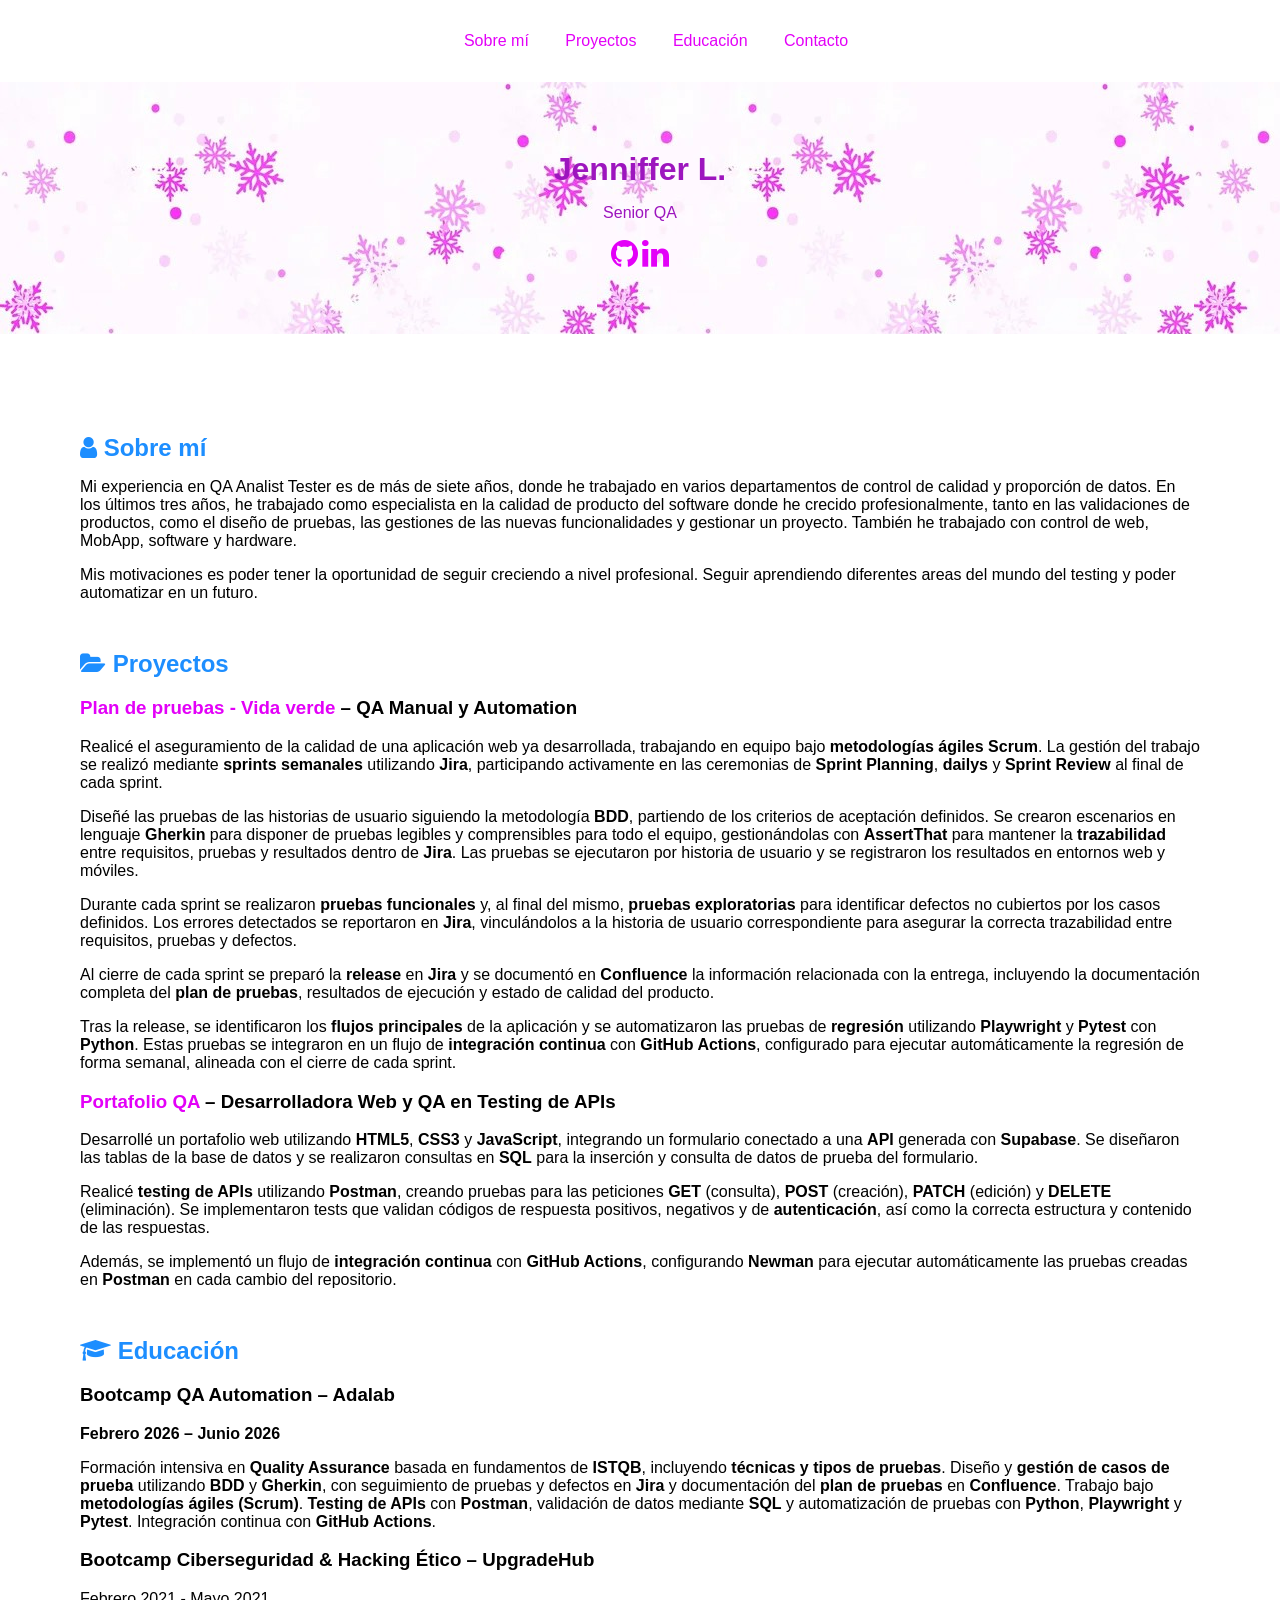
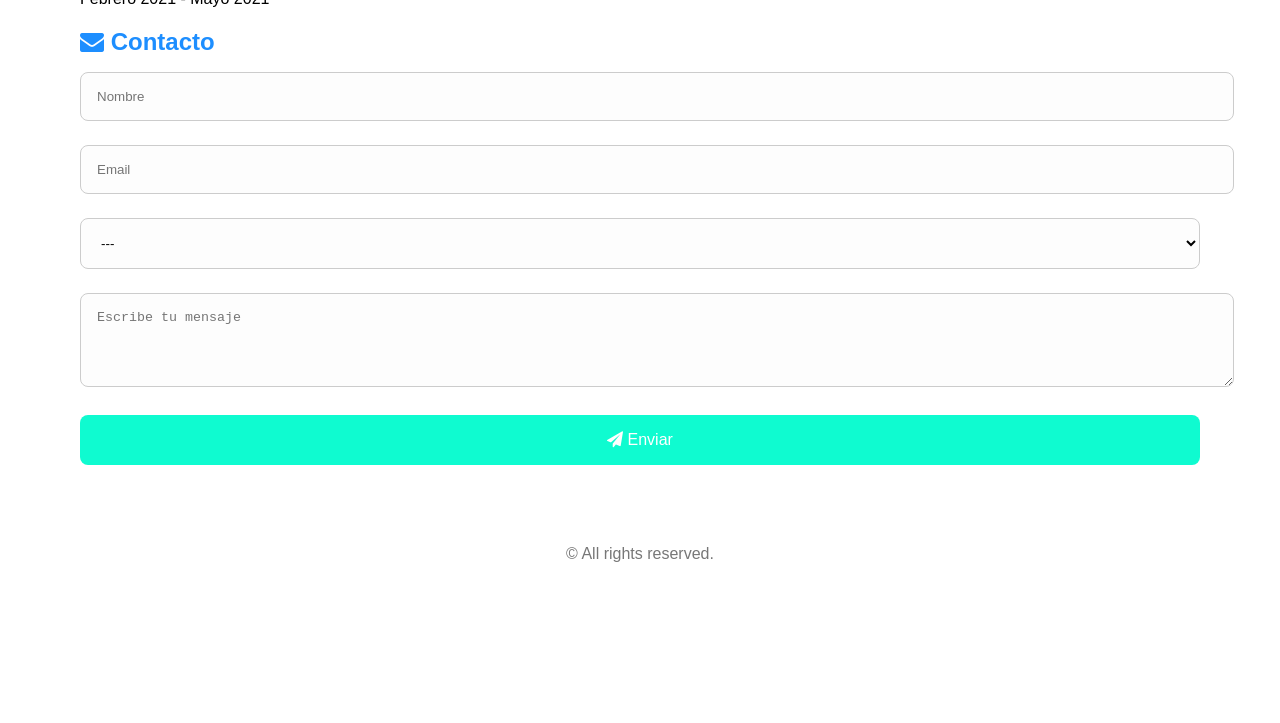
<file: index.html>
<!DOCTYPE html>
<html lang="es">

<head>
  <meta charset="UTF-8" />
  <meta name="viewport" content="width=device-width, initial-scale=1.0" />
  <meta name="description" content="Portfolio QA Jenniffer L." />
  <meta name="author" content="Jenniffer L." />
  <title>Jenniffer L. - Portfolio QA</title>
  <link href="style.css" rel="stylesheet" />
  <!-- Importar Font Awesome para los iconos -->
  <link rel="stylesheet" href="https://cdnjs.cloudflare.com/ajax/libs/font-awesome/4.7.0/css/font-awesome.min.css" />
</head>

<body>
  <!-- Menú de navegación -->
  <nav>
    <ul>
      <li><a id="menusobremí" href="#sobremí">Sobre mí</a></li>
      <li><a id="menuproyectos" href="#proyectos">Proyectos</a></li>
      <li><a id="menueducacion" href="#educacion">Educación</a></li>
      <li><a id="menucontacto" href="#contacto">Contacto</a></li>
    </ul>
  </nav>
  <header>
    <h1 id="minombre">Jenniffer L.</h1>
    <p id="titulo">Senior QA</p>
    <p>
      <a id="linkgithub" href="https://github.com/Bootcamp-QA/" title="GitHub" class="fa fa-github fa-2x"
        aria-label="GitHub"></a>
      <a id="linklinkedin" href="https://www.linkedin.com/in/jenniffer-lorente-47b287113/" title="LinkedIn"
        class="fa fa-linkedin fa-2x" aria-label="LinkedIn"></a>
    </p>
  </header>
  <main>
    <section id="sobremí">
      <h2 id="titulosobremí">
        <i class="fa fa-user"></i> Sobre mí
      </h2>
      <p>
        Mi experiencia en QA Analist Tester es de más de siete años, donde he trabajado en varios departamentos de
        control de calidad y proporción de datos.
        En los últimos tres años, he trabajado como especialista en la calidad de producto del software donde he crecido
        profesionalmente, tanto en las validaciones de productos, como el diseño de pruebas, las gestiones de las nuevas
        funcionalidades y gestionar un proyecto.
        También he trabajado con control de web, MobApp, software y hardware.
      </p>
      <p>
      Mis motivaciones es poder tener la oportunidad de seguir creciendo a nivel profesional. Seguir aprendiendo
      diferentes areas del mundo del testing y poder automatizar en un futuro.
      </p>

    </section>

    <section id="proyectos">
      <h2 id="tituloproyectos">
        <i class="fa fa-folder-open"></i> Proyectos
      </h2>

      <h3>
        <a id="linkproyectovidaverde" href="https://adalab-equipo4.atlassian.net/wiki/x/bYAD" target="_blank">Plan de
          pruebas - Vida verde</a>
        – QA Manual y Automation
      </h3>
      <p>
        Realicé el aseguramiento de la calidad de una aplicación web ya desarrollada,
        trabajando en equipo bajo <strong>metodologías ágiles Scrum</strong>. La gestión del
        trabajo se realizó mediante <strong>sprints semanales</strong> utilizando
        <strong>Jira</strong>, participando activamente en las ceremonias de
        <strong>Sprint Planning</strong>, <strong>dailys</strong> y <strong>Sprint Review</strong>
        al final de cada sprint.
      </p>

      <p>
        Diseñé las pruebas de las historias de usuario siguiendo la metodología
        <strong>BDD</strong>, partiendo de los criterios de aceptación definidos. Se crearon
        escenarios en lenguaje <strong>Gherkin</strong> para disponer de pruebas legibles y
        comprensibles para todo el equipo, gestionándolas con <strong>AssertThat</strong> para
        mantener la <strong>trazabilidad</strong> entre requisitos, pruebas y resultados dentro
        de <strong>Jira</strong>. Las pruebas se ejecutaron por historia de usuario y se
        registraron los resultados en entornos web y móviles.
      </p>

      <p>
        Durante cada sprint se realizaron <strong>pruebas funcionales</strong> y, al final del
        mismo, <strong>pruebas exploratorias</strong> para identificar defectos no cubiertos por
        los casos definidos. Los errores detectados se reportaron en <strong>Jira</strong>,
        vinculándolos a la historia de usuario correspondiente para asegurar la correcta
        trazabilidad entre requisitos, pruebas y defectos.
      </p>

      <p>
        Al cierre de cada sprint se preparó la <strong>release</strong> en <strong>Jira</strong>
        y se documentó en <strong>Confluence</strong> la información relacionada con la entrega,
        incluyendo la documentación completa del <strong>plan de pruebas</strong>, resultados
        de ejecución y estado de calidad del producto.
      </p>

      <p>
        Tras la release, se identificaron los <strong>flujos principales</strong> de la
        aplicación y se automatizaron las pruebas de <strong>regresión</strong> utilizando
        <strong>Playwright</strong> y <strong>Pytest</strong> con <strong>Python</strong>. Estas
        pruebas se integraron en un flujo de <strong>integración continua</strong> con
        <strong>GitHub Actions</strong>, configurado para ejecutar automáticamente la regresión
        de forma semanal, alineada con el cierre de cada sprint.
      </p>
      <h3>
        <a id="linkproyectoportafolio" href="https://github.com/JennifferQAOrganization/Portafolio.QA">Portafolio QA</a>
        – Desarrolladora Web y QA en Testing de APIs
      </h3>
      <p>
        Desarrollé un portafolio web utilizando <strong>HTML5</strong>, <strong>CSS3</strong> y
        <strong>JavaScript</strong>, integrando un formulario conectado a una
        <strong>API</strong> generada con <strong>Supabase</strong>. Se diseñaron las tablas
        de la base de datos y se realizaron consultas en <strong>SQL</strong> para la
        inserción y consulta de datos de prueba del formulario.
      </p>

      <p>
        Realicé <strong>testing de APIs</strong> utilizando <strong>Postman</strong>, creando
        pruebas para las peticiones <strong>GET</strong> (consulta),
        <strong>POST</strong> (creación), <strong>PATCH</strong> (edición) y
        <strong>DELETE</strong> (eliminación). Se implementaron tests que validan códigos de
        respuesta positivos, negativos y de <strong>autenticación</strong>, así como la
        correcta estructura y contenido de las respuestas.
      </p>

      <p>
        Además, se implementó un flujo de <strong>integración continua</strong> con
        <strong>GitHub Actions</strong>, configurando <strong>Newman</strong> para ejecutar
        automáticamente las pruebas creadas en <strong>Postman</strong> en cada cambio del
        repositorio.
      </p>

    </section>

    <section id="educacion">
      <h2 id="tituloeducacion">
        <i class="fa fa-graduation-cap"></i> Educación
      </h2>

      <h3>Bootcamp QA Automation – Adalab</h3>
      <p><strong>Febrero 2026 – Junio 2026</strong></p>
      <p>
        Formación intensiva en <strong>Quality Assurance</strong> basada en fundamentos de
        <strong>ISTQB</strong>, incluyendo <strong>técnicas y tipos de pruebas</strong>.
        Diseño y <strong>gestión de casos de prueba</strong> utilizando
        <strong>BDD</strong> y <strong>Gherkin</strong>, con seguimiento de pruebas y defectos
        en <strong>Jira</strong> y documentación del <strong>plan de pruebas</strong> en
        <strong>Confluence</strong>. Trabajo bajo <strong>metodologías ágiles (Scrum)</strong>.
        <strong>Testing de APIs</strong> con <strong>Postman</strong>, validación de datos
        mediante <strong>SQL</strong> y automatización de pruebas con <strong>Python</strong>,
        <strong>Playwright</strong> y <strong>Pytest</strong>. Integración continua con
        <strong>GitHub Actions</strong>.
      </p>


      <h3>Bootcamp Ciberseguridad & Hacking Ético – UpgradeHub</h3>
      <p>Febrero 2021 - Mayo 2021</p>



      <section id="contacto">
        <h2 id="titulocontacto">
          <i class="fa fa-envelope"></i> Contacto
        </h2>
        <form id="contactForm" onsubmit="return enviarFormulario(event)">
          <input id="nombre" type="text" placeholder="Nombre" />
          <input id="email" type="email" placeholder="Email" required/>
          <select id="asunto" required>
            <option value="">---</option>
            <option value="info">Información</option>
            <option value="job">Oferta Trabajo</option>
            <option value="other">Otro</option>
          </select>
          <textarea 
            id="mensaje" 
            rows="4" 
            placeholder="Escribe tu mensaje" 
            required 
            maxlength="500"
          ></textarea>
          <button id="enviar" type="submit">
            <i class="fa fa-paper-plane"></i> Enviar
          </button>
        </form>
        <p id="formMessage"></p>
      </section>


      <footer>
        <p>&copy; All rights reserved.</p>
      </footer>
</body>
<script src="script.js" defer></script>

</html>
</file>
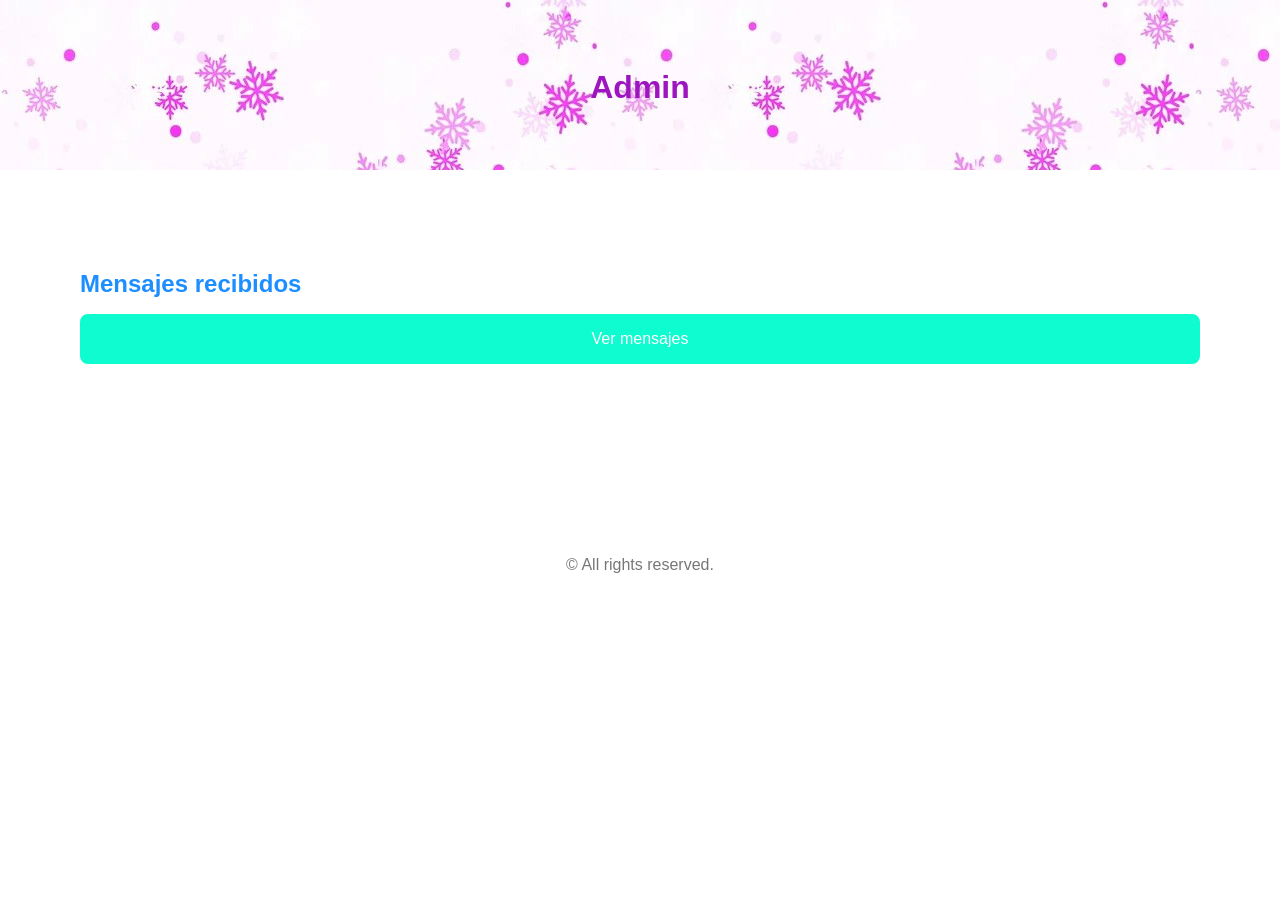
<file: admin.html>
<!DOCTYPE html>
<html lang="es">
<head>
  <meta charset="UTF-8">
  <title>Admin - Mensajes</title>
  <link rel="stylesheet" href="style.css">
</head>
<body>

<header>
  <h1>Admin</h1>
</header>

<main>
  <section id="admin">
    <h2>Mensajes recibidos</h2>
    <button id="verMensajes" onclick="mostrarDatos()">Ver mensajes</button>

    <table id="formsTable">

    </table>

    <p id="status"></p>
  </section>
</main>

<footer>
    <p>&copy; All rights reserved.</p>
</footer>

<script src="script.js"></script>

</body>
</html>
</file>
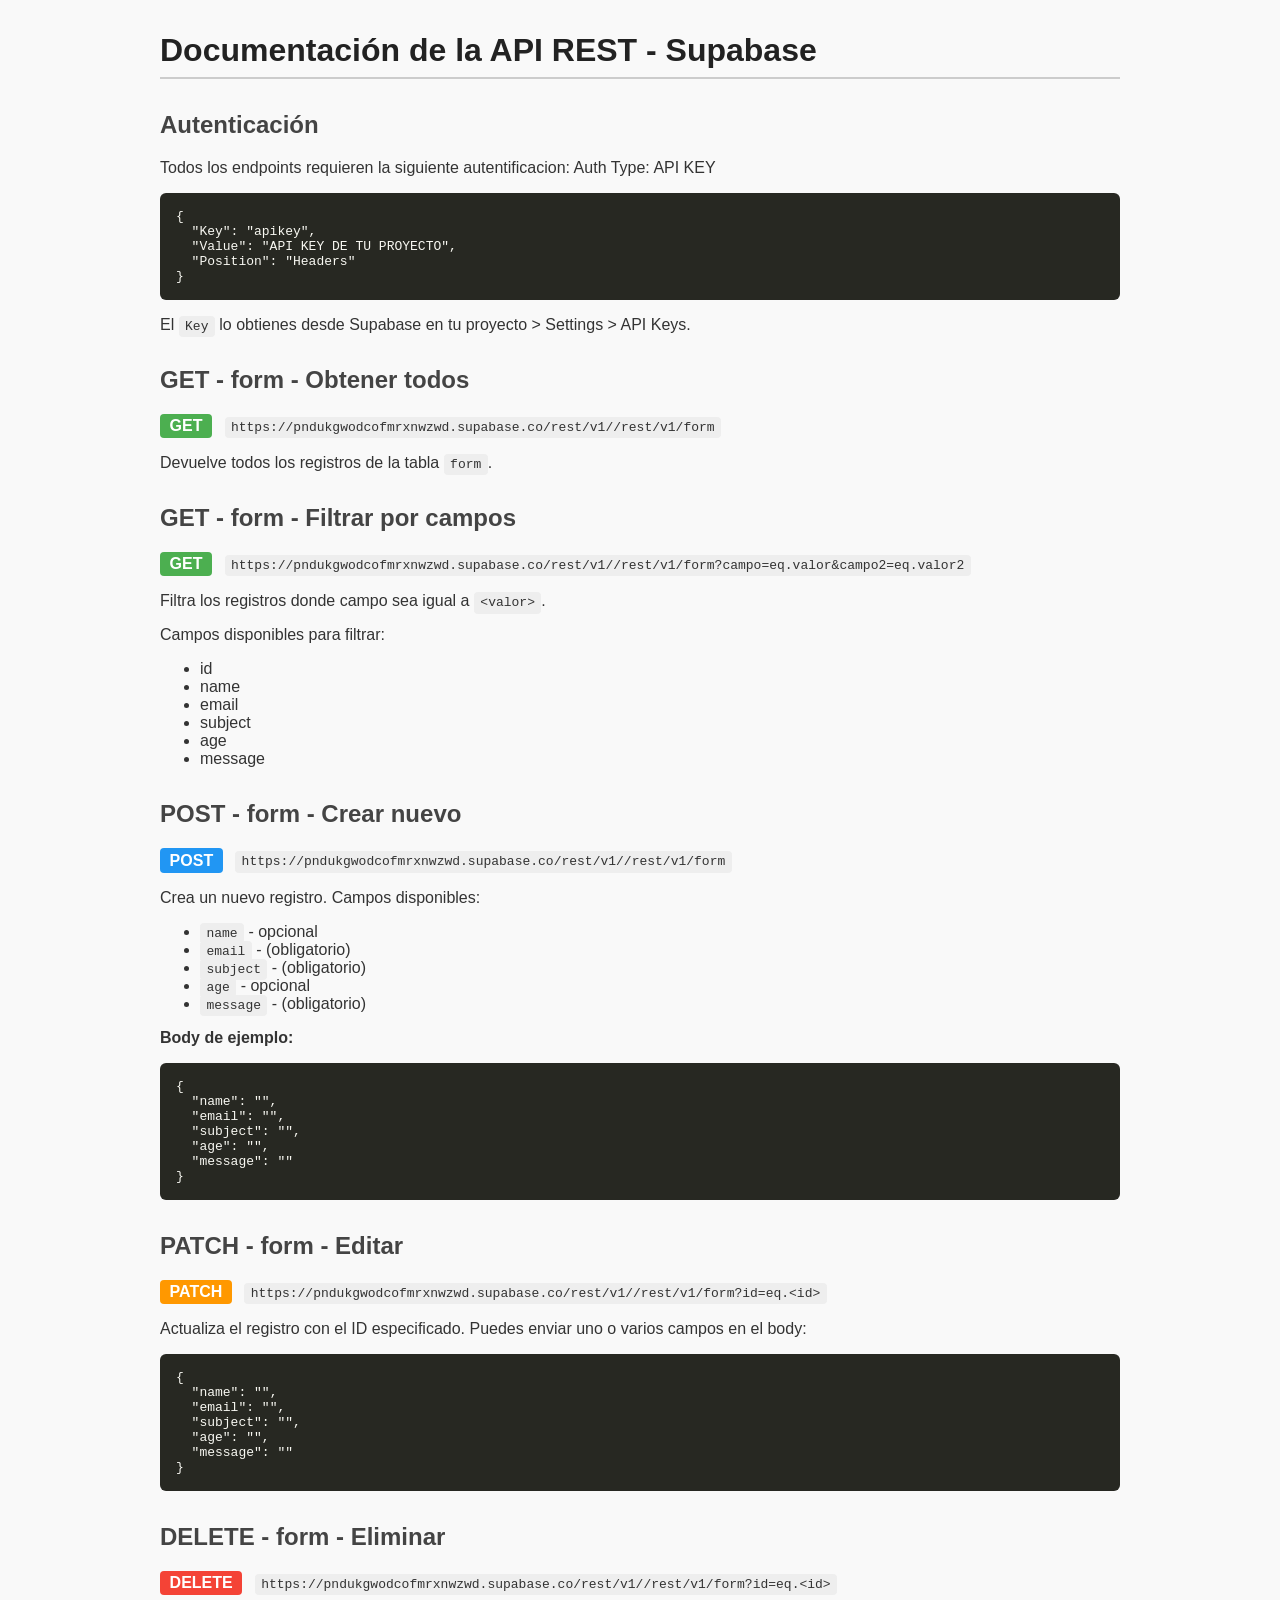
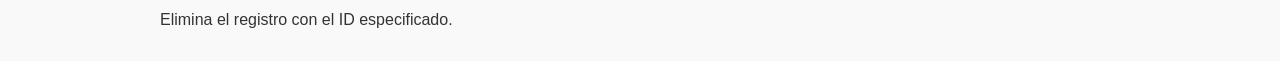
<file: apidocs.html>
<!DOCTYPE html>
<!-- saved from url=(0067)https://bootcamp-qa.github.io/ReportGenerator/documentacionapi.html -->
<html lang="es"><head><meta http-equiv="Content-Type" content="text/html; charset=UTF-8">
  
  <title>Documentación API Supabase</title>
  <style>
    body {
      font-family: 'Segoe UI', sans-serif;
      margin: 2rem auto;
      max-width: 960px;
      background: #f9f9f9;
      color: #333;
    }
    h1 { color: #222; border-bottom: 2px solid #ccc; padding-bottom: 0.5rem; }
    h2 { margin-top: 2rem; color: #444; }
    code { background: #eee; padding: 0.2rem 0.4rem; border-radius: 4px; }
    pre {
      background: #272822;
      color: #f8f8f2;
      padding: 1rem;
      border-radius: 6px;
      overflow-x: auto;
    }
    .method {
      display: inline-block;
      font-weight: bold;
      padding: 0.2rem 0.6rem;
      border-radius: 4px;
      margin-right: 0.5rem;
      color: white;
    }
    .GET { background: #4caf50; }
    .POST { background: #2196f3; }
    .PATCH { background: #ff9800; }
    .DELETE { background: #f44336; }

    label {
      display: block;
      margin-top: 1rem;
      font-weight: bold;
    }
    input[type=text] {
      width: 100%;
      padding: 0.5rem;
      font-size: 1rem;
      margin-top: 0.3rem;
      box-sizing: border-box;
    }
    button {
      margin-top: 1.5rem;
      padding: 0.6rem 1rem;
      font-size: 1rem;
      cursor: pointer;
    }
  </style>
</head>
<body>

<h1>Documentación de la API REST - Supabase</h1>

<form id="form" onsubmit="return false;" style="display: none;">
  <label for="tableName">Nombre de la tabla:</label>
  <input type="text" id="tableName" placeholder="clientes" required="">

  <label for="columns">Columnas (separadas por coma, * indica obligatorio):</label>
  <input type="text" id="columns" placeholder="nombre, telefono*, correo*" required="">

  <label for="baseUrl">Base URL:</label>
  <input type="text" id="baseUrl" placeholder="https://proyecto.supabase.co" required="">

  <button onclick="generate()">GENERAR DOCUMENTACION API</button>
</form>

<!-- Aquí pondremos la documentación generada -->
<div id="docs" style="margin-top:2rem;">
        <h2>Autenticación</h2>
    <p>Todos los endpoints requieren la siguiente autentificacion: Auth Type: API KEY</p>
    <pre>{
  "Key": "apikey",
  "Value": "API KEY DE TU PROYECTO",
  "Position": "Headers"
}</pre>
    <p>El <code>Key</code> lo obtienes desde Supabase en tu proyecto &gt; Settings &gt; API Keys.</p>
  
    <h2>GET - form - Obtener todos </h2>
    <p><span class="method GET">GET</span> <code>https://pndukgwodcofmrxnwzwd.supabase.co/rest/v1//rest/v1/form</code></p>
    <p>Devuelve todos los registros de la tabla <code>form</code>.</p>

    <h2>GET - form - Filtrar por campos</h2>
    <p><span class="method GET">GET</span> <code>https://pndukgwodcofmrxnwzwd.supabase.co/rest/v1//rest/v1/form?campo=eq.valor&amp;campo2=eq.valor2</code></p>
    <p>Filtra los registros donde campo sea igual a <code>&lt;valor&gt;</code>.</p>
    <p>Campos disponibles para filtrar:</p>
    <ul>
      <li>id</li><li>name</li><li>email</li><li>subject</li><li>age</li><li>message</li>
    </ul>

    <h2>POST - form - Crear nuevo</h2>
    <p><span class="method POST">POST</span> <code>https://pndukgwodcofmrxnwzwd.supabase.co/rest/v1//rest/v1/form</code></p>
    <p>Crea un nuevo registro. Campos disponibles:</p>
    <ul>
      <li><code>name</code> - opcional</li><li><code>email</code> -  (obligatorio)</li><li><code>subject</code> -  (obligatorio)</li><li><code>age</code> - opcional</li><li><code>message</code> -  (obligatorio)</li>
    </ul>
    <p><strong>Body de ejemplo:</strong></p>
    <pre>{
  "name": "",
  "email": "",
  "subject": "",
  "age": "",
  "message": ""
}</pre>

    <h2>PATCH - form - Editar </h2>
    <p><span class="method PATCH">PATCH</span> <code>https://pndukgwodcofmrxnwzwd.supabase.co/rest/v1//rest/v1/form?id=eq.&lt;id&gt;</code></p>
    <p>Actualiza el registro con el ID especificado. Puedes enviar uno o varios campos en el body:</p>
    <pre>{
  "name": "<nuevo string="">",
  "email": "<nuevo string="">",
  "subject": "<nuevo string="">",
  "age": "<nuevo string="">",
  "message": "<nuevo string="">"
}</nuevo></nuevo></nuevo></nuevo></nuevo></pre>

    <h2>DELETE - form - Eliminar </h2>
    <p><span class="method DELETE">DELETE</span> <code>https://pndukgwodcofmrxnwzwd.supabase.co/rest/v1//rest/v1/form?id=eq.&lt;id&gt;</code></p>
    <p>Elimina el registro con el ID especificado.</p>


  </div>

<script>
function generate() {
  let tableName = document.getElementById('tableName').value.trim() || 'clientes';
  const columnsRaw = document.getElementById('columns').value.trim();
  const baseUrlRaw = document.getElementById('baseUrl').value.trim() || 'https://<TU_PROYECTO>.supabase.co';

  // Procesar columnas
  const colsArr = columnsRaw.split(',').map(c => c.trim()).filter(c => c.length > 0);

  const columns = colsArr.map(col => {
    let required = false;
    let name = col;
    if (col.endsWith('*')) {
      required = true;
      name = col.slice(0, -1).trim();
    }
    return { name, type: "string", required };
  });

  const baseUrl = `${baseUrlRaw}/rest/v1/${tableName}`;

  function generatePostBody() {
    const obj = {};
    columns.forEach(col => {
      if (col.name !== "id") {
        obj[col.name] = "";
      }
    });
    return JSON.stringify(obj, null, 2);
  }

  function generatePatchBody() {
    const obj = {};
    columns.forEach(col => {
      if (col.name !== "id") {
        obj[col.name] = `<nuevo ${col.type}>`;
      }
    });
    return JSON.stringify(obj, null, 2);
  }

  // Construir el HTML para la documentación
  let html = `
        <h2>Autenticación</h2>
    <p>Todos los endpoints requieren la siguiente autentificacion: Auth Type: API KEY</p>
    <pre>{
  "Key": "apikey",
  "Value": "API KEY DE TU PROYECTO",
  "Position": "Headers"
}</pre>
    <p>El <code>Key</code> lo obtienes desde Supabase en tu proyecto &gt; Settings &gt; API Keys.</p>
  
    <h2>GET - ${tableName} - Obtener todos </h2>
    <p><span class="method GET">GET</span> <code>${baseUrl}</code></p>
    <p>Devuelve todos los registros de la tabla <code>${tableName}</code>.</p>

    <h2>GET - ${tableName} - Filtrar por campos</h2>
    <p><span class="method GET">GET</span> <code>${baseUrl}?campo=eq.valor&campo2=eq.valor2</code></p>
    <p>Filtra los registros donde campo sea igual a <code>&lt;valor&gt;</code>.</p>
    <p>Campos disponibles para filtrar:</p>
    <ul>
      ${columns.map(col => `<li>${col.name}</li>`).join('')}
    </ul>

    <h2>POST - ${tableName} - Crear nuevo</h2>
    <p><span class="method POST">POST</span> <code>${baseUrl}</code></p>
    <p>Crea un nuevo registro. Campos disponibles:</p>
    <ul>
      ${columns.filter(c => c.name !== 'id').map(col => `<li><code>${col.name}</code> - ${col.required ? " (obligatorio)" : "opcional"}</li>`).join('')}
    </ul>
    <p><strong>Body de ejemplo:</strong></p>
    <pre>${generatePostBody()}</pre>

    <h2>PATCH - ${tableName} - Editar </h2>
    <p><span class="method PATCH">PATCH</span> <code>${baseUrl}?id=eq.&lt;id&gt;</code></p>
    <p>Actualiza el registro con el ID especificado. Puedes enviar uno o varios campos en el body:</p>
    <pre>${generatePatchBody()}</pre>

    <h2>DELETE - ${tableName} - Eliminar </h2>
    <p><span class="method DELETE">DELETE</span> <code>${baseUrl}?id=eq.&lt;id&gt;</code></p>
    <p>Elimina el registro con el ID especificado.</p>


  `;

  document.getElementById('docs').innerHTML = html;
   document.getElementById('form').style.display = 'none';
  
}


</script>




</body></html>
</file>
<file: style.css>
body {
  font-family: Verdana, Arial, sans-serif;
  font-size: 1rem;
  color: black;
  margin: 0;
}

header {
  background-image: url("banner5.jpg");
  color: rgb(157, 21, 190);
  padding: 3rem;
  text-align: center;
}

main {
  padding: 5rem;
  text-align: left;
}

nav {
  text-align: center;
  width:100%;
  padding: 1rem;
}

nav ul {
  padding: 0;
  margin: 0;
    background-color: rgb(255, 255, 255);
  
}

nav ul li {
  display: inline-block;
  margin: 0rem;
  font-size: 1rem;
  padding: 1rem;
  border-radius: 0.5rem ;

}
/* Menú vertical en móvil */
@media (max-width: 768px) {
  nav ul li {
    display: block;
    margin: 0.8rem 0;
  }
}

h1 {
  font-size: 2rem;
  margin-bottom: 1rem;
}

p {
  font-size: 1rem;
  margin-bottom: 1rem;
}

a {
  color: #e300f8;
  text-decoration: none;
}

a:hover {
  text-decoration: underline;
}

section {
  margin-bottom: 3rem;
}

h2 {
  font-size: 1.5rem;
  margin-bottom: 1rem;
  color: #1d8eff;
}

/* FORMULARIO */
form {
  width: 100%;
  font-size: 1rem;
}

input,
textarea,
select {
  width: 100%;
  padding: 1rem;
  margin-bottom: 1.5rem;
  border: 1px solid #ccc;
  border-radius: 0.5rem;
  background-color: #fdfdfd;
}

button {
  width: 100%;
  padding: 1rem;
  background-color: #0ffbd0;
  color: white;
  border: none;
  border-radius: 0.5rem;
  font-size: 1rem;
}

footer {
  margin-top: 2rem;
  padding: 1rem;
  font-size: 0.9rem;
  color: #777;
  text-align: center;
}

table {
  width: 100%;
  border-collapse: collapse;
  table-layout: fixed; /* CLAVE */
  font-family: Arial, sans-serif;
}

th, td {
  border: 1px solid #ddd;
  padding: 6px;
  font-size: 14px;
  word-wrap: break-word;
  overflow-wrap: break-word;
}

thead {
  background-color: #f4f4f4;
}

/* Móvil */
@media (max-width: 768px) {
  th, td {
    font-size: 12px;
    padding: 4px;
  }
}
</file>
